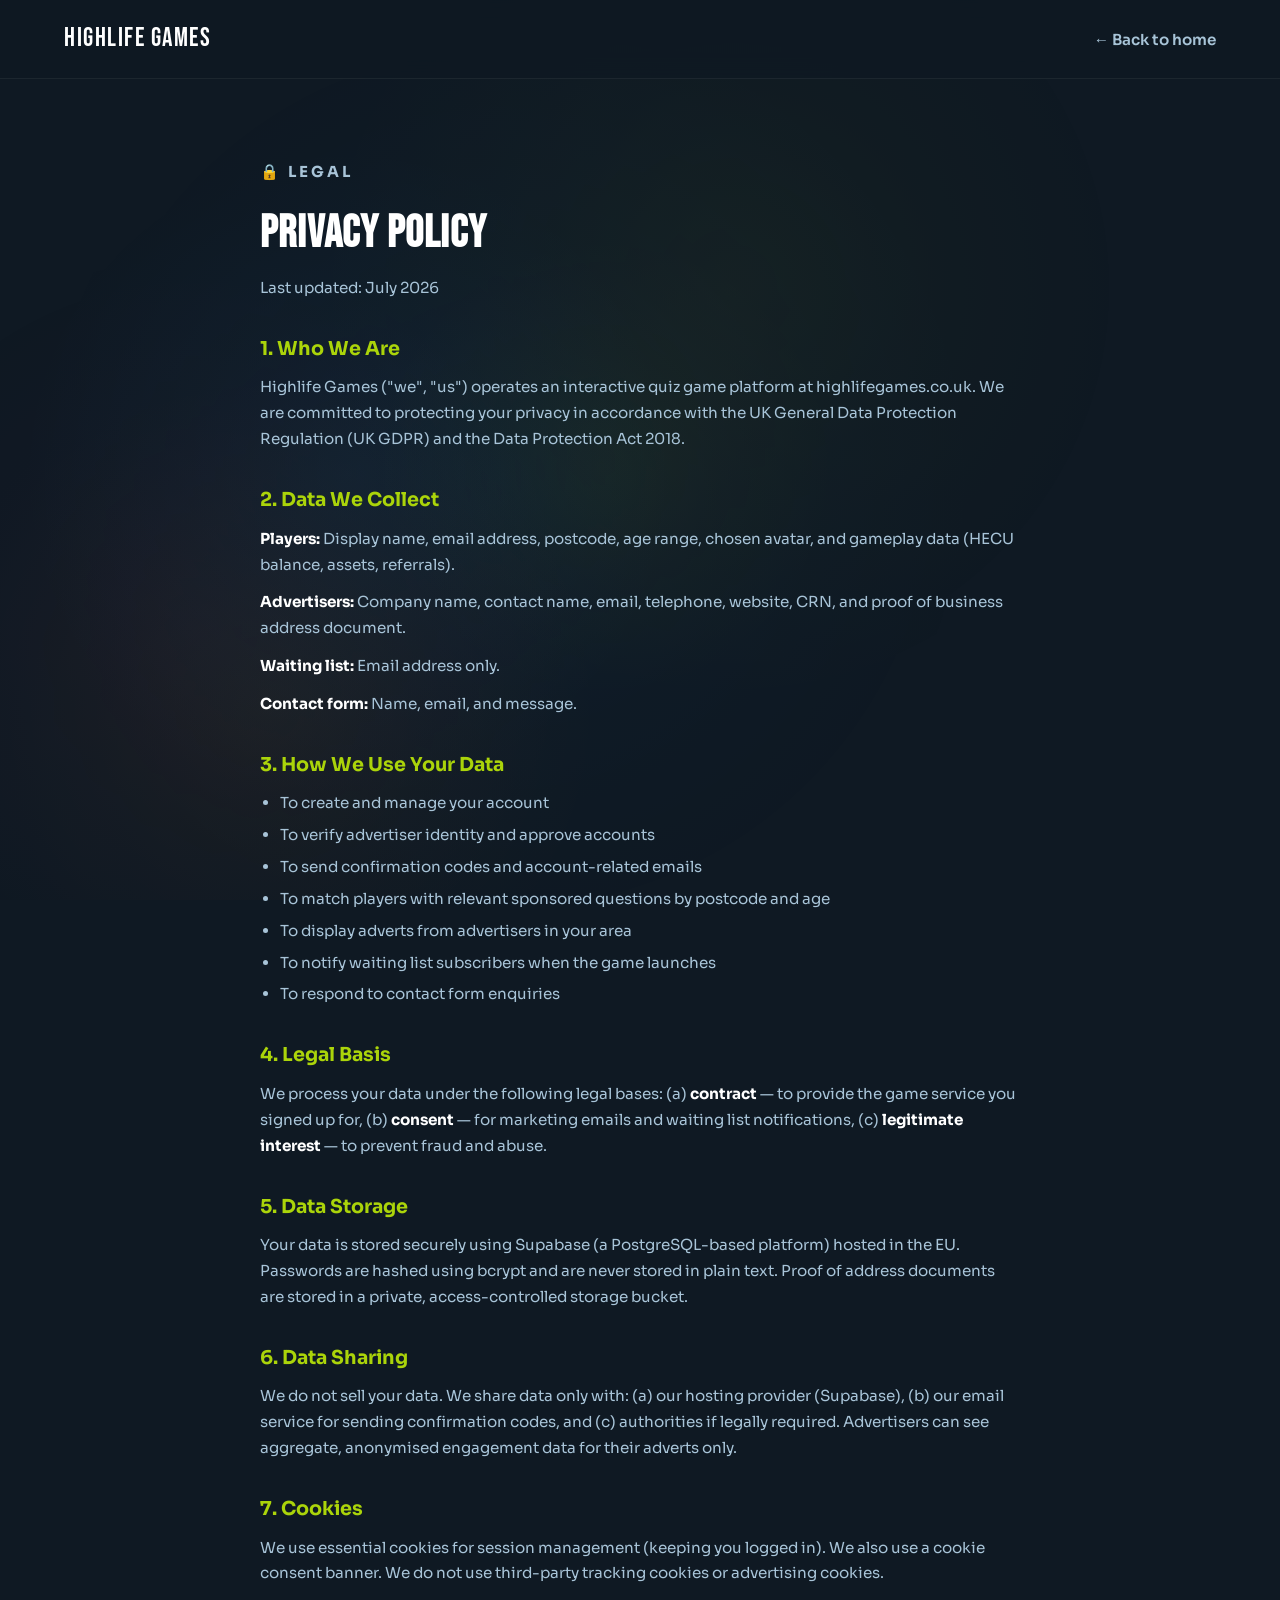
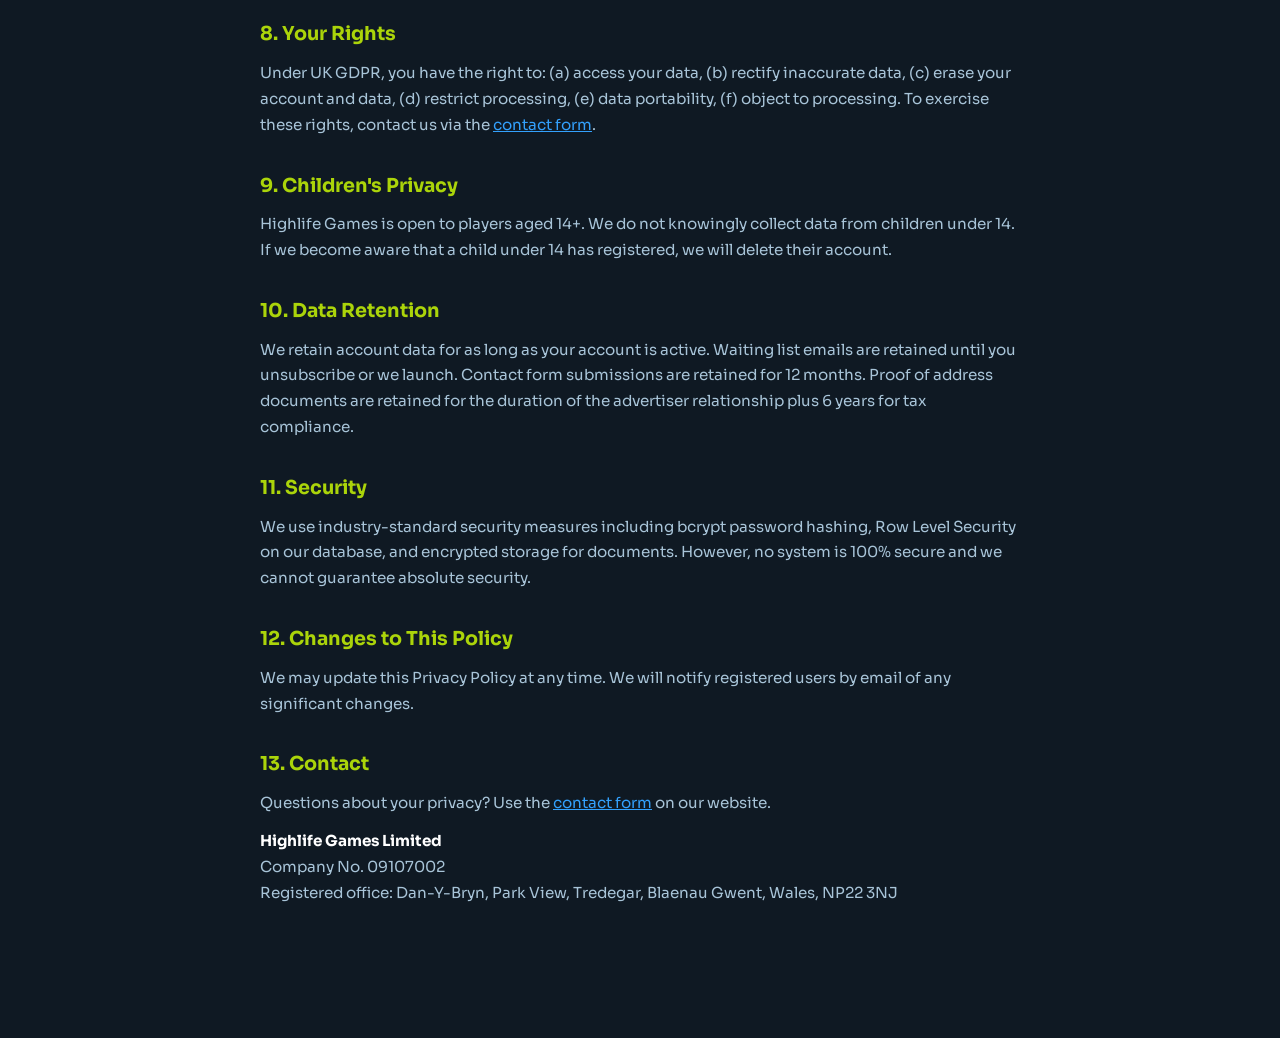
<file: privacy.html>
<!doctype html>
<html lang="en">
  <head>
    <meta charset="UTF-8" />
    <meta name="viewport" content="width=device-width, initial-scale=1.0" />
    <meta name="theme-color" content="#0f1923" />
    <meta name="description" content="Privacy Policy — Highlife Games" />
    <title>Privacy Policy — Highlife Games</title>
    <link rel="icon" type="image/png" href="assets/hl_logo.png" />
    <link rel="preconnect" href="https://fonts.googleapis.com" />
    <link rel="preconnect" href="https://fonts.gstatic.com" crossorigin />
    <link href="https://fonts.googleapis.com/css2?family=Bebas+Neue&family=Sora:wght@400;500;600;700;800&display=swap" rel="stylesheet" />
    <link rel="stylesheet" href="styles.css?v=4" />
  </head>
  <body>
    <canvas id="bg-canvas"></canvas>
    <main class="legal-page">
      <header class="site-nav">
        <a class="header-title" href="index.html">Highlife Games</a>
        <nav class="site-menu" aria-label="Primary navigation">
          <a href="index.html">← Back to home</a>
        </nav>
      </header>

      <section class="legal-section">
        <div class="legal-inner">
          <p class="eyebrow">🔒 Legal</p>
          <h1>Privacy Policy</h1>
          <p class="legal-updated">Last updated: July 2026</p>

          <h2>1. Who We Are</h2>
          <p>Highlife Games ("we", "us") operates an interactive quiz game platform at highlifegames.co.uk. We are committed to protecting your privacy in accordance with the UK General Data Protection Regulation (UK GDPR) and the Data Protection Act 2018.</p>

          <h2>2. Data We Collect</h2>
          <p><b>Players:</b> Display name, email address, postcode, age range, chosen avatar, and gameplay data (HECU balance, assets, referrals).</p>
          <p><b>Advertisers:</b> Company name, contact name, email, telephone, website, CRN, and proof of business address document.</p>
          <p><b>Waiting list:</b> Email address only.</p>
          <p><b>Contact form:</b> Name, email, and message.</p>

          <h2>3. How We Use Your Data</h2>
          <ul>
            <li>To create and manage your account</li>
            <li>To verify advertiser identity and approve accounts</li>
            <li>To send confirmation codes and account-related emails</li>
            <li>To match players with relevant sponsored questions by postcode and age</li>
            <li>To display adverts from advertisers in your area</li>
            <li>To notify waiting list subscribers when the game launches</li>
            <li>To respond to contact form enquiries</li>
          </ul>

          <h2>4. Legal Basis</h2>
          <p>We process your data under the following legal bases: (a) <b>contract</b> — to provide the game service you signed up for, (b) <b>consent</b> — for marketing emails and waiting list notifications, (c) <b>legitimate interest</b> — to prevent fraud and abuse.</p>

          <h2>5. Data Storage</h2>
          <p>Your data is stored securely using Supabase (a PostgreSQL-based platform) hosted in the EU. Passwords are hashed using bcrypt and are never stored in plain text. Proof of address documents are stored in a private, access-controlled storage bucket.</p>

          <h2>6. Data Sharing</h2>
          <p>We do not sell your data. We share data only with: (a) our hosting provider (Supabase), (b) our email service for sending confirmation codes, and (c) authorities if legally required. Advertisers can see aggregate, anonymised engagement data for their adverts only.</p>

          <h2>7. Cookies</h2>
          <p>We use essential cookies for session management (keeping you logged in). We also use a cookie consent banner. We do not use third-party tracking cookies or advertising cookies.</p>

          <h2>8. Your Rights</h2>
          <p>Under UK GDPR, you have the right to: (a) access your data, (b) rectify inaccurate data, (c) erase your account and data, (d) restrict processing, (e) data portability, (f) object to processing. To exercise these rights, contact us via the <a href="index.html#contact">contact form</a>.</p>

          <h2>9. Children's Privacy</h2>
          <p>Highlife Games is open to players aged 14+. We do not knowingly collect data from children under 14. If we become aware that a child under 14 has registered, we will delete their account.</p>

          <h2>10. Data Retention</h2>
          <p>We retain account data for as long as your account is active. Waiting list emails are retained until you unsubscribe or we launch. Contact form submissions are retained for 12 months. Proof of address documents are retained for the duration of the advertiser relationship plus 6 years for tax compliance.</p>

          <h2>11. Security</h2>
          <p>We use industry-standard security measures including bcrypt password hashing, Row Level Security on our database, and encrypted storage for documents. However, no system is 100% secure and we cannot guarantee absolute security.</p>

          <h2>12. Changes to This Policy</h2>
          <p>We may update this Privacy Policy at any time. We will notify registered users by email of any significant changes.</p>

          <h2>13. Contact</h2>
          <p>Questions about your privacy? Use the <a href="index.html#contact">contact form</a> on our website.</p>
          <p><b>Highlife Games Limited</b><br />Company No. 09107002<br />Registered office: Dan-Y-Bryn, Park View, Tredegar, Blaenau Gwent, Wales, NP22 3NJ</p>
        </div>
      </section>
    </main>
    <script src="bg-effect.js"></script>
  </body>
</html>
</file>
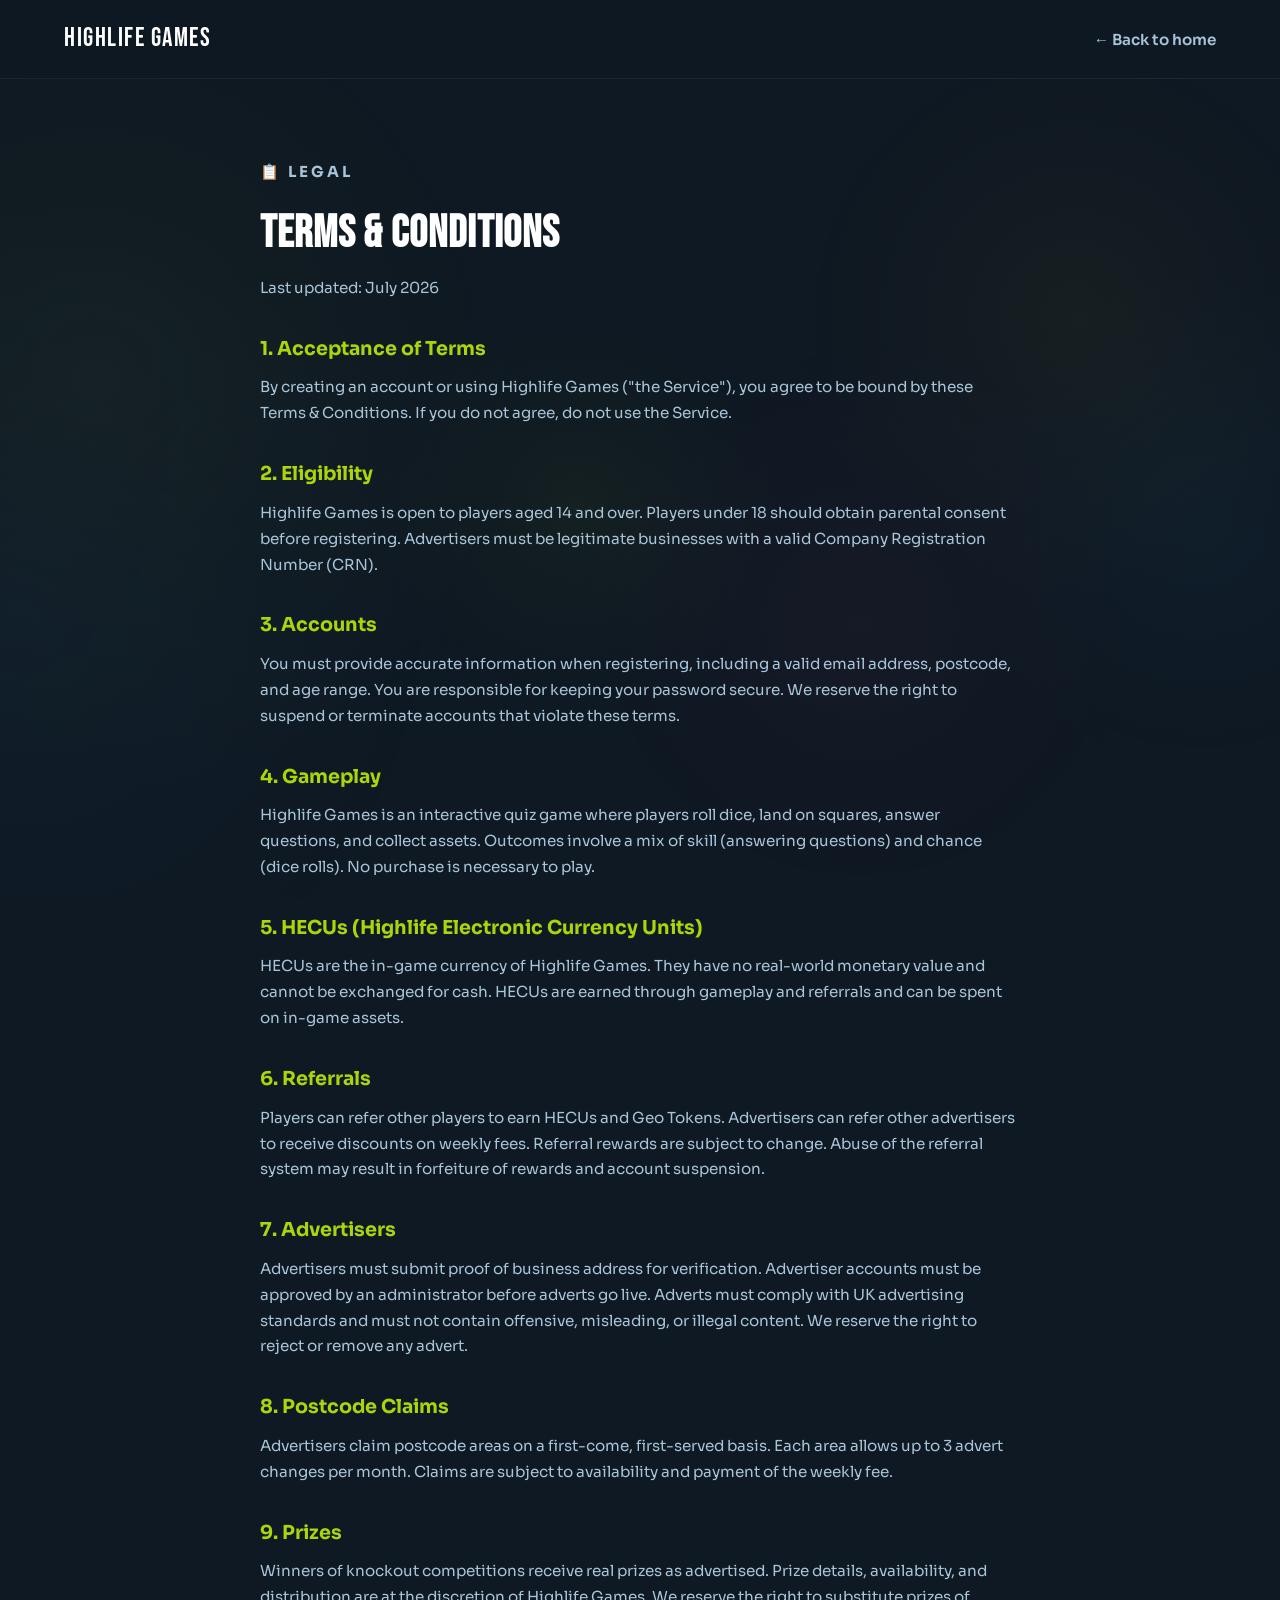
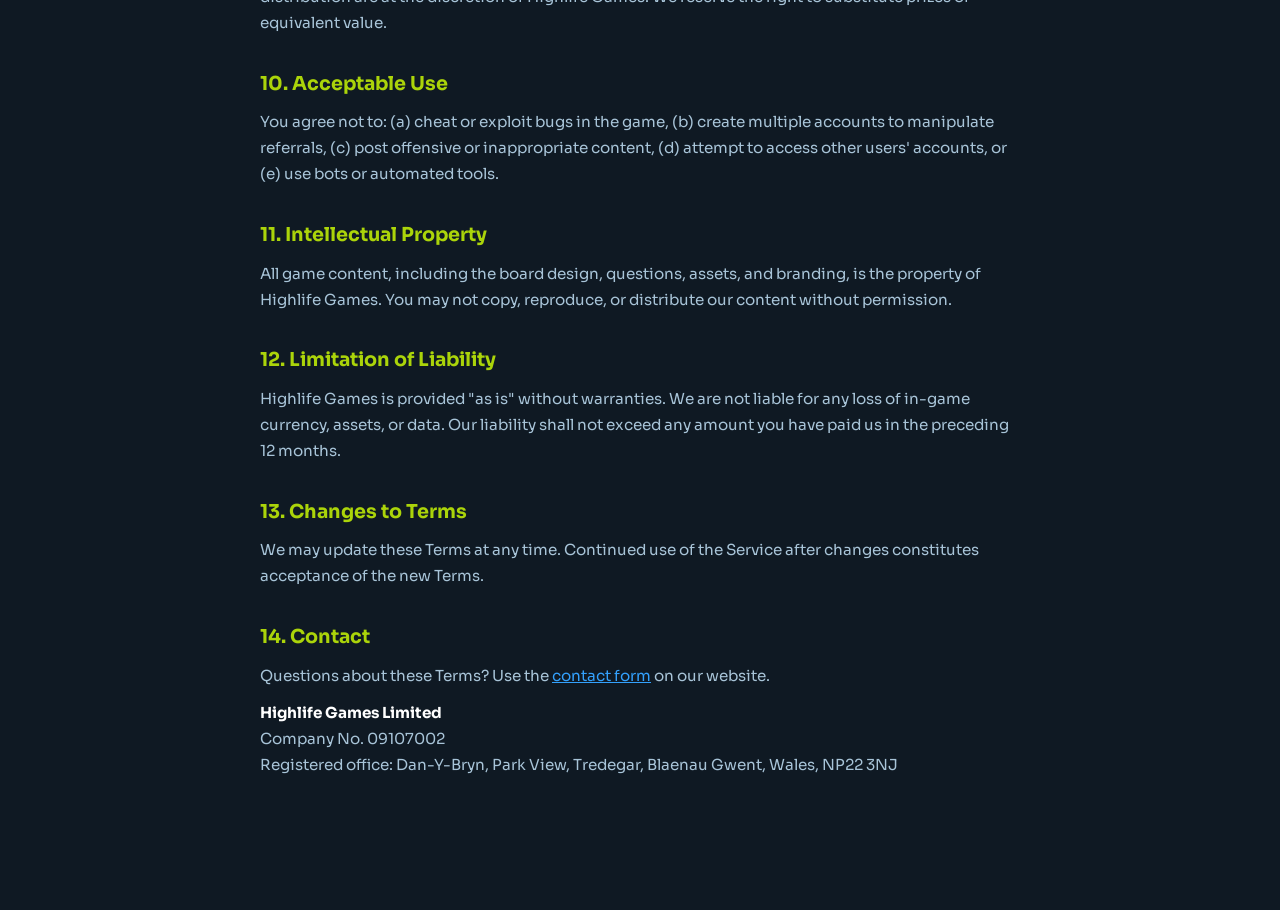
<file: terms.html>
<!doctype html>
<html lang="en">
  <head>
    <meta charset="UTF-8" />
    <meta name="viewport" content="width=device-width, initial-scale=1.0" />
    <meta name="theme-color" content="#0f1923" />
    <meta name="description" content="Terms & Conditions — Highlife Games" />
    <title>Terms & Conditions — Highlife Games</title>
    <link rel="icon" type="image/png" href="assets/hl_logo.png" />
    <link rel="preconnect" href="https://fonts.googleapis.com" />
    <link rel="preconnect" href="https://fonts.gstatic.com" crossorigin />
    <link href="https://fonts.googleapis.com/css2?family=Bebas+Neue&family=Sora:wght@400;500;600;700;800&display=swap" rel="stylesheet" />
    <link rel="stylesheet" href="styles.css?v=4" />
  </head>
  <body>
    <canvas id="bg-canvas"></canvas>
    <main class="legal-page">
      <header class="site-nav">
        <a class="header-title" href="index.html">Highlife Games</a>
        <nav class="site-menu" aria-label="Primary navigation">
          <a href="index.html">← Back to home</a>
        </nav>
      </header>

      <section class="legal-section">
        <div class="legal-inner">
          <p class="eyebrow">📋 Legal</p>
          <h1>Terms &amp; Conditions</h1>
          <p class="legal-updated">Last updated: July 2026</p>

          <h2>1. Acceptance of Terms</h2>
          <p>By creating an account or using Highlife Games ("the Service"), you agree to be bound by these Terms &amp; Conditions. If you do not agree, do not use the Service.</p>

          <h2>2. Eligibility</h2>
          <p>Highlife Games is open to players aged 14 and over. Players under 18 should obtain parental consent before registering. Advertisers must be legitimate businesses with a valid Company Registration Number (CRN).</p>

          <h2>3. Accounts</h2>
          <p>You must provide accurate information when registering, including a valid email address, postcode, and age range. You are responsible for keeping your password secure. We reserve the right to suspend or terminate accounts that violate these terms.</p>

          <h2>4. Gameplay</h2>
          <p>Highlife Games is an interactive quiz game where players roll dice, land on squares, answer questions, and collect assets. Outcomes involve a mix of skill (answering questions) and chance (dice rolls). No purchase is necessary to play.</p>

          <h2>5. HECUs (Highlife Electronic Currency Units)</h2>
          <p>HECUs are the in-game currency of Highlife Games. They have no real-world monetary value and cannot be exchanged for cash. HECUs are earned through gameplay and referrals and can be spent on in-game assets.</p>

          <h2>6. Referrals</h2>
          <p>Players can refer other players to earn HECUs and Geo Tokens. Advertisers can refer other advertisers to receive discounts on weekly fees. Referral rewards are subject to change. Abuse of the referral system may result in forfeiture of rewards and account suspension.</p>

          <h2>7. Advertisers</h2>
          <p>Advertisers must submit proof of business address for verification. Advertiser accounts must be approved by an administrator before adverts go live. Adverts must comply with UK advertising standards and must not contain offensive, misleading, or illegal content. We reserve the right to reject or remove any advert.</p>

          <h2>8. Postcode Claims</h2>
          <p>Advertisers claim postcode areas on a first-come, first-served basis. Each area allows up to 3 advert changes per month. Claims are subject to availability and payment of the weekly fee.</p>

          <h2>9. Prizes</h2>
          <p>Winners of knockout competitions receive real prizes as advertised. Prize details, availability, and distribution are at the discretion of Highlife Games. We reserve the right to substitute prizes of equivalent value.</p>

          <h2>10. Acceptable Use</h2>
          <p>You agree not to: (a) cheat or exploit bugs in the game, (b) create multiple accounts to manipulate referrals, (c) post offensive or inappropriate content, (d) attempt to access other users' accounts, or (e) use bots or automated tools.</p>

          <h2>11. Intellectual Property</h2>
          <p>All game content, including the board design, questions, assets, and branding, is the property of Highlife Games. You may not copy, reproduce, or distribute our content without permission.</p>

          <h2>12. Limitation of Liability</h2>
          <p>Highlife Games is provided "as is" without warranties. We are not liable for any loss of in-game currency, assets, or data. Our liability shall not exceed any amount you have paid us in the preceding 12 months.</p>

          <h2>13. Changes to Terms</h2>
          <p>We may update these Terms at any time. Continued use of the Service after changes constitutes acceptance of the new Terms.</p>

          <h2>14. Contact</h2>
          <p>Questions about these Terms? Use the <a href="index.html#contact">contact form</a> on our website.</p>
          <p><b>Highlife Games Limited</b><br />Company No. 09107002<br />Registered office: Dan-Y-Bryn, Park View, Tredegar, Blaenau Gwent, Wales, NP22 3NJ</p>
        </div>
      </section>
    </main>
    <script src="bg-effect.js"></script>
  </body>
</html>
</file>
<file: styles.css>
:root {
  --blue-bell: #33a1fd;
  --yellow-green: #abd40a;
  --orange: #fcab10;
  --hot-berry: #d02f7c;
  --white: #fff;
  --dark: #0f1923;
  --dark-2: #16242f;
  --dark-3: #1e3344;
  --muted: #a8c4d8;
}

* { box-sizing: border-box; }
html { scroll-behavior: smooth; }
body { background: var(--dark); color: var(--white); font-family: "Sora", sans-serif; font-size: 17px; font-weight: 400; line-height: 1.65; margin: 0; -webkit-font-smoothing: antialiased; }
a { color: inherit; text-decoration: none; }

.site-nav { align-items: center; background: rgba(15,25,35,.85); backdrop-filter: blur(12px); -webkit-backdrop-filter: blur(12px); display: flex; justify-content: space-between; padding: 18px clamp(20px, 5vw, 64px); position: sticky; top: 0; z-index: 100; border-bottom: 1px solid rgba(255,255,255,.06); transition: background .3s, border-color .3s, padding .3s; }
.site-nav.scrolled { background: rgba(15,25,35,.95); border-bottom-color: rgba(255,255,255,.1); padding-top: 12px; padding-bottom: 12px; }
.header-title { color: var(--white); font-family: "Bebas Neue", sans-serif; font-size: 1.6rem; letter-spacing: .06em; text-transform: uppercase; transition: color .2s; }
.header-title:hover { color: var(--yellow-green); }
.menu-toggle { display: none; }
.site-menu { align-items: center; display: flex; gap: 32px; }
.site-menu a { color: var(--muted); font-size: .95rem; font-weight: 600; transition: color .2s; }
.site-menu a:hover { color: var(--white); }
.nav-signup { background: var(--yellow-green); border: 0; border-radius: 99px; color: var(--dark); cursor: pointer; font-family: "Sora", sans-serif; font-size: .9rem; font-weight: 700; padding: 10px 22px; transition: all .2s; }
.nav-signup:hover { background: var(--orange); color: var(--white); transform: translateY(-1px); box-shadow: 0 4px 16px rgba(252,171,16,.4); }
.nav-login { background: transparent; border: 1px solid rgba(255,255,255,.15); border-radius: 99px; color: var(--white); cursor: pointer; font-family: "Sora", sans-serif; font-size: .9rem; font-weight: 600; padding: 10px 20px; transition: all .2s; }
.nav-login:hover { border-color: var(--white); background: rgba(255,255,255,.05); }
.nav-login:disabled { cursor: default; opacity: .8; }
.nav-login:disabled:hover { border-color: rgba(255,255,255,.15); background: transparent; }

.hero { background: var(--dark); background-size: cover; background-position: center; background-repeat: no-repeat; background-attachment: scroll; padding: 20px clamp(20px, 5vw, 64px) 60px; text-align: center; position: relative; overflow: hidden; display: flex; align-items: flex-start; justify-content: center; }
.hero::before { background: linear-gradient(180deg, rgba(15,25,35,.7) 0%, rgba(15,25,35,.85) 60%, rgba(15,25,35,.95) 100%); content: ""; inset: 0; position: absolute; z-index: 0; }
.hero-content { position: relative; z-index: 1; margin: 0 auto; max-width: 1400px; }
.eyebrow { color: var(--yellow-green); font-size: .85rem; font-weight: 700; letter-spacing: .2em; margin: 0 0 12px; text-transform: uppercase; }
.brand-lockup { margin: 0 0 24px; }
.hero-logo { display: block; height: auto; margin: 0 auto; max-width: 1300px; width: 100%; filter: drop-shadow(0 8px 32px rgba(0,0,0,.5)); opacity: 0; transform: scale(.92); animation: logoBlurIn 1.1s cubic-bezier(.16,1,.3,1) .2s forwards; transition: filter .4s ease; }
.hero-logo.logo-scrolled { filter: drop-shadow(0 8px 32px rgba(51,161,253,.6)) hue-rotate(180deg) saturate(1.3); }
@keyframes logoBlurIn { 0% { opacity: 0; transform: scale(.92); filter: drop-shadow(0 8px 32px rgba(0,0,0,.5)) blur(24px); } 100% { opacity: 1; transform: scale(1); filter: drop-shadow(0 8px 32px rgba(0,0,0,.5)) blur(0); } }
.hero-copy { color: var(--white); font-size: 1.6rem; font-weight: 600; line-height: 1.35; margin: 0 0 12px; opacity: 0; transform: translateY(20px); animation: heroFadeUp .7s cubic-bezier(.16,1,.3,1) .9s forwards; }
.hero-tag { color: var(--muted); font-size: .9rem; font-weight: 600; letter-spacing: .15em; margin: 0 0 40px; text-transform: uppercase; opacity: 0; transform: translateY(20px); animation: heroFadeUp .7s cubic-bezier(.16,1,.3,1) 1.1s forwards; }
.hero-cta-row { display: flex; flex-wrap: wrap; gap: 16px; justify-content: center; margin-bottom: 16px; opacity: 0; transform: translateY(20px); animation: heroFadeUp .7s cubic-bezier(.16,1,.3,1) 1.3s forwards; }
@keyframes heroFadeUp { to { opacity: 1; transform: translateY(0); } }
@media (prefers-reduced-motion: reduce) {
  .hero-logo, .hero-copy, .hero-tag, .hero-cta-row, .hero-stats, .hero-stat { opacity: 1; transform: none; animation: none; filter: drop-shadow(0 8px 32px rgba(0,0,0,.5)); }
}
.cta-secondary { background: transparent; border: 2px solid rgba(255,255,255,.2); }
.cta-secondary:hover { background: var(--white); color: var(--dark); border-color: var(--white); box-shadow: 0 8px 24px rgba(255,255,255,.15); }
.hero-stats { display: flex; flex-wrap: wrap; gap: 20px; justify-content: center; margin-top: 56px; opacity: 0; transform: translateY(24px); animation: heroFadeUp .7s cubic-bezier(.16,1,.3,1) 1.5s forwards; }
.hero-stat { background: rgba(255,255,255,.05); border: 1px solid rgba(255,255,255,.08); border-radius: 16px; min-width: 120px; padding: 20px 16px; text-align: center; backdrop-filter: blur(8px); -webkit-backdrop-filter: blur(8px); transition: all .25s; opacity: 0; transform: translateY(16px); animation: heroFadeUp .5s cubic-bezier(.16,1,.3,1) forwards; }
.hero-stat:nth-child(1) { animation-delay: 1.6s; }
.hero-stat:nth-child(2) { animation-delay: 1.72s; }
.hero-stat:nth-child(3) { animation-delay: 1.84s; }
.hero-stat:nth-child(4) { animation-delay: 1.96s; }
.hero-stat:hover { border-color: var(--yellow-green); transform: translateY(-4px); }
.stat-icon { display: block; font-size: 1.8rem; margin-bottom: 8px; }
.hero-stat b { color: var(--yellow-green); display: block; font-family: "Bebas Neue", sans-serif; font-size: 2rem; line-height: 1; }
.hero-stat span { color: var(--muted); font-size: .75rem; font-weight: 600; text-transform: uppercase; letter-spacing: .05em; }
.cta, .launch-button, .section-cta { background: var(--hot-berry); border: 0; border-radius: 99px; color: var(--white); cursor: pointer; display: inline-block; font-family: "Sora", sans-serif; font-size: 1.05rem; font-weight: 700; padding: 16px 32px; transition: all .25s; }
.cta:hover, .launch-button:hover, .section-cta:hover { background: var(--orange); transform: translateY(-2px); box-shadow: 0 8px 24px rgba(252,171,16,.35); }

section { padding: 120px clamp(20px, 5vw, 64px); }
.section-inner { margin: 0 auto; max-width: 960px; }
.section-inner h2 { color: var(--white); font-family: "Bebas Neue", sans-serif; font-size: clamp(2.2rem, 5vw, 3.4rem); letter-spacing: .02em; line-height: 1; margin: 0 0 24px; text-transform: uppercase; }
.section-copy { color: var(--muted); font-size: 1.1rem; line-height: 1.65; margin: 0 0 48px; max-width: 680px; }

.launch { background: var(--dark-2); text-align: center; }
.launch .eyebrow { color: var(--orange); }
.launch-intro { margin: 0 auto 32px; max-width: 800px; }
.launch h2 { color: var(--white); font-family: "Bebas Neue", sans-serif; font-size: clamp(3rem, 7vw, 5rem); letter-spacing: .02em; line-height: .9; margin: 0; text-transform: uppercase; }
.launch-copy { color: var(--muted); font-size: 1.3rem; font-weight: 400; line-height: 1.6; margin: 0 auto 48px; max-width: 640px; }
.highlights { display: flex; flex-wrap: wrap; gap: 16px; justify-content: center; margin-bottom: 48px; }
.highlight { align-items: center; background: rgba(255,255,255,.04); border: 1px solid rgba(255,255,255,.08); border-radius: 99px; display: flex; font-size: 1rem; font-weight: 600; gap: 10px; padding: 12px 22px; color: var(--white); transition: all .25s; }
.highlight:hover { border-color: var(--yellow-green); background: rgba(171,212,10,.08); }
.highlight-icon { font-size: 1.4rem; }
.launch-button { font-size: 1.15rem; padding: 18px 40px; }

.how-to-play { background: var(--dark); }
.how-to-play .eyebrow { color: var(--blue-bell); }
.steps-grid { display: grid; gap: 24px; grid-template-columns: repeat(auto-fit, minmax(240px, 1fr)); margin-top: 40px; }
.step-card { background: var(--dark-2); border: 1px solid rgba(255,255,255,.06); border-radius: 20px; padding: 40px 28px; text-align: center; transition: all .3s; }
.step-card:hover { border-color: var(--blue-bell); transform: translateY(-6px); box-shadow: 0 16px 40px rgba(51,161,253,.12); }
.step-icon { display: block; font-size: 2.8rem; margin-bottom: 16px; }
.step-card h3 { color: var(--white); font-size: 1.2rem; font-weight: 700; margin: 0 0 10px; }
.step-card p { color: var(--muted); font-size: .95rem; line-height: 1.55; margin: 0; }

.advertisers { background: var(--dark-2); }
.advertisers .eyebrow { color: var(--hot-berry); }
.feature-grid { display: grid; gap: 24px; grid-template-columns: repeat(auto-fit, minmax(240px, 1fr)); margin-top: 40px; margin-bottom: 48px; }
.feature-card { background: var(--dark-3); border: 1px solid rgba(255,255,255,.06); border-radius: 20px; padding: 40px 28px; text-align: center; transition: all .3s; }
.feature-card:hover { border-color: var(--hot-berry); transform: translateY(-6px); box-shadow: 0 16px 40px rgba(208,47,124,.12); }
.feature-icon { display: block; font-size: 2.6rem; margin-bottom: 16px; }
.feature-card h3 { color: var(--white); font-size: 1.2rem; font-weight: 700; margin: 0 0 10px; }
.feature-card p { color: var(--muted); font-size: .95rem; line-height: 1.55; margin: 0; }

.faqs { background: var(--dark); }
.faqs .eyebrow { color: var(--yellow-green); }
.faq-list { display: flex; flex-direction: column; gap: 14px; max-width: 760px; }
.faq-item { background: var(--dark-2); border: 1px solid rgba(255,255,255,.06); border-radius: 14px; overflow: hidden; transition: border-color .25s; }
.faq-item:hover { border-color: rgba(255,255,255,.12); }
.faq-item[open] { border-color: var(--yellow-green); }
.faq-item summary { align-items: center; color: var(--white); cursor: pointer; display: flex; font-size: 1.05rem; font-weight: 600; gap: 12px; list-style: none; padding: 22px 24px; }
.faq-item summary::-webkit-details-marker { display: none; }
.faq-item summary::after { color: var(--yellow-green); content: "+"; margin-left: auto; font-size: 1.5rem; font-weight: 300; transition: transform .25s; }
.faq-item[open] summary::after { content: "−"; transform: rotate(180deg); }
.faq-item p { color: var(--muted); font-size: .98rem; line-height: 1.65; margin: 0; padding: 0 24px 0 52px; overflow: hidden; }
.faq-item[open] p { padding-bottom: 22px; animation: faqSlide .3s ease; }
@keyframes faqSlide { from { opacity: 0; max-height: 0; } to { opacity: 1; max-height: 200px; } }

.modal-overlay { align-items: center; background: rgba(0,0,0,.7); backdrop-filter: blur(4px); -webkit-backdrop-filter: blur(4px); display: none; inset: 0; justify-content: center; padding: 20px; position: fixed; z-index: 10000; }
.modal-overlay.is-open { display: flex; }
.modal { animation: modalPop .35s cubic-bezier(.16,1,.3,1); background: var(--dark-2); border: 1px solid rgba(255,255,255,.08); border-radius: 24px; box-shadow: 0 24px 80px rgba(0,0,0,.5); max-height: 90vh; max-width: 520px; overflow-y: auto; position: relative; width: 100%; }
@keyframes modalPop { from { opacity: 0; transform: scale(.92) translateY(24px); } to { opacity: 1; transform: scale(1) translateY(0); } }
.modal-close { background: rgba(255,255,255,.06); border: 0; border-radius: 50%; color: var(--white); cursor: pointer; font-size: 1rem; height: 36px; line-height: 1; position: absolute; right: 16px; top: 16px; width: 36px; z-index: 1; transition: all .2s; }
.modal-close:hover { background: var(--hot-berry); }
.modal-body { padding: 44px 36px 36px; text-align: center; }
.modal-body .eyebrow { color: var(--yellow-green); }
.modal-body h2 { color: var(--white); font-family: "Bebas Neue", sans-serif; font-size: 2.2rem; letter-spacing: .02em; line-height: 1; margin: 0 0 12px; text-transform: uppercase; }
.modal-subtitle { color: var(--muted); font-size: 1rem; font-weight: 400; line-height: 1.5; margin: 0 0 28px; }
.signup-form { display: flex; flex-direction: column; gap: 16px; text-align: left; }
.account-type-row { display: flex; gap: 10px; }
.account-type-option { cursor: pointer; flex: 1; }
.account-type-option input { display: none; }
.account-type-card { align-items: center; background: var(--dark-3); border: 1px solid rgba(255,255,255,.08); border-radius: 12px; display: flex; flex-direction: column; gap: 4px; padding: 16px 10px; text-align: center; transition: all .2s; }
.account-type-option input:checked + .account-type-card { border-color: var(--yellow-green); background: rgba(171,212,10,.08); }
.account-type-option:hover .account-type-card { border-color: rgba(255,255,255,.15); }
.account-type-icon { font-size: 1.8rem; }
.account-type-label { color: var(--white); font-size: .9rem; font-weight: 700; }
.account-type-desc { color: var(--muted); font-size: .75rem; line-height: 1.3; }
.signup-form .form-row { display: flex; gap: 16px; }
.signup-form .form-row input, .signup-form .form-row select { flex: 1; }
.signup-form input, .signup-form select { background: var(--dark-3); border: 1px solid rgba(255,255,255,.08); border-radius: 10px; color: var(--white); font-family: "Sora", sans-serif; font-size: .95rem; padding: 14px 16px; transition: border-color .2s; }
.signup-form input::placeholder { color: var(--muted); }
.signup-form input:focus, .signup-form select:focus { border-color: var(--yellow-green); outline: none; }
.file-upload-label { align-items: center; background: var(--dark-3); border: 1px dashed rgba(255,255,255,.12); border-radius: 10px; cursor: pointer; display: flex; flex: 1; flex-direction: column; gap: 8px; padding: 18px 16px; transition: border-color .2s; }
.file-upload-label:hover { border-color: var(--yellow-green); }
.file-upload-label span { color: var(--muted); font-size: .85rem; font-weight: 600; }
.file-upload-label input[type="file"] { background: transparent; border: 0; color: var(--white); font-size: .85rem; padding: 0; }
.file-upload-label input[type="file"]::file-selector-button { background: var(--yellow-green); border: 0; border-radius: 6px; color: var(--dark); cursor: pointer; font-family: "Sora", sans-serif; font-size: .8rem; font-weight: 700; margin-right: 10px; padding: 8px 16px; }
.signup-form select { cursor: pointer; appearance: none; -webkit-appearance: none; background-image: url("data:image/svg+xml,%3Csvg xmlns='http://www.w3.org/2000/svg' width='12' height='8' viewBox='0 0 12 8'%3E%3Cpath fill='%238ba3b8' d='M6 8L0 0h12z'/%3E%3C/svg%3E"); background-repeat: no-repeat; background-position: right 16px center; padding-right: 38px; }
.form-check { align-items: center; color: var(--muted); display: flex; font-size: .9rem; font-weight: 400; gap: 10px; }
.form-check input { height: 18px; min-width: 18px; width: 18px; }
.form-message { font-size: .95rem; font-weight: 600; margin: 4px 0 0; min-height: 1.2em; text-align: center; }
.form-message.success { color: var(--yellow-green); }
.form-message.error { color: var(--hot-berry); }
.signup-form .section-cta { align-self: center; background: var(--yellow-green); color: var(--dark); font-size: 1.05rem; padding: 16px 36px; }
.signup-form .section-cta:hover { background: var(--orange); color: var(--white); }

.verify-step { text-align: center; }
.verify-icon { font-size: 2.5rem; margin: 0 0 12px; }
.verify-step h3 { color: var(--white); font-family: "Bebas Neue", sans-serif; font-size: 1.6rem; letter-spacing: .02em; margin: 0 0 8px; text-transform: uppercase; }
.verify-text { color: var(--muted); font-size: .9rem; line-height: 1.5; margin: 0 0 24px; }
.verify-text b { color: var(--white); }
.code-input { background: var(--dark-3); border: 1px solid rgba(255,255,255,.08); border-radius: 10px; color: var(--yellow-green); font-family: "Bebas Neue", sans-serif; font-size: 2rem; letter-spacing: .5em; margin: 0 auto 20px; max-width: 200px; padding: 16px 20px; text-align: center; transition: border-color .2s; }
.code-input:focus { border-color: var(--yellow-green); outline: none; }
.code-input::placeholder { color: rgba(139,163,184,.3); }
.verify-step .section-cta { margin: 0 auto 12px; }
.resend-link { background: none; border: none; color: var(--muted); cursor: pointer; font-family: "Sora", sans-serif; font-size: .85rem; margin-top: 8px; text-decoration: underline; transition: color .2s; }
.resend-link:hover { color: var(--white); }
.resend-link:disabled { opacity: .5; cursor: default; }
.modal-switch { color: var(--muted); font-size: .9rem; margin: 20px 0 0; }
.switch-link { background: none; border: none; color: var(--yellow-green); cursor: pointer; font-family: "Sora", sans-serif; font-size: .9rem; font-weight: 600; text-decoration: underline; transition: color .2s; }
.switch-link:hover { color: var(--white); }
.forgot-link { background: none; border: none; color: var(--muted); cursor: pointer; font-family: "Sora", sans-serif; font-size: .85rem; margin-top: 12px; text-decoration: underline; transition: color .2s; }
.forgot-link:hover { color: var(--white); }
.forgot-step { margin-top: 20px; text-align: center; }
.forgot-step .verify-icon { font-size: 2.5rem; margin: 0 0 8px; }
.forgot-step h3 { color: var(--white); font-size: 1.3rem; margin: 0 0 8px; }
.forgot-step .verify-text { color: var(--muted); font-size: .9rem; margin: 0 0 20px; }
.forgot-step form { display: flex; flex-direction: column; gap: 12px; }
.forgot-step input { background: var(--dark-3); border: 1px solid rgba(255,255,255,.08); border-radius: 10px; color: var(--white); font-family: "Sora", sans-serif; font-size: .95rem; padding: 14px 16px; transition: border-color .2s; }
.forgot-step input:focus { border-color: var(--yellow-green); outline: none; }

.contact { background: var(--dark-2); }
.contact .eyebrow { color: var(--blue-bell); }
.contact-form { display: flex; flex-direction: column; gap: 16px; max-width: 560px; }
.form-row { display: flex; gap: 16px; }
.form-row input { flex: 1; }
.contact-form input, .contact-form textarea { background: var(--dark-3); border: 1px solid rgba(255,255,255,.08); border-radius: 10px; color: var(--white); font-family: "Sora", sans-serif; font-size: .95rem; padding: 14px 16px; transition: border-color .2s; }
.contact-form input::placeholder, .contact-form textarea::placeholder { color: var(--muted); }
.contact-form input:focus, .contact-form textarea:focus { border-color: var(--blue-bell); outline: none; }
.contact-form .section-cta { align-self: flex-start; background: var(--blue-bell); color: var(--white); }
.contact-form .section-cta:hover { background: var(--yellow-green); color: var(--dark); }

.site-footer { background: var(--dark); border-top: 1px solid rgba(255,255,255,.06); color: var(--muted); padding: 36px clamp(20px, 5vw, 64px); text-align: center; }
.site-footer p { font-size: .9rem; margin: 0 0 8px; }
.site-footer p:last-child { margin-bottom: 0; }
.site-footer a { color: var(--yellow-green); transition: color .2s; }
.site-footer a:hover { color: var(--white); }

.cookie-banner { background: var(--dark-2); border: 1px solid rgba(255,255,255,.08); bottom: 20px; border-radius: 16px; box-shadow: 0 8px 32px rgba(0,0,0,.4); left: 50%; max-width: 680px; padding: 20px 24px; position: fixed; transform: translateX(-50%); width: calc(100% - 40px); z-index: 9999; }
.cookie-banner.is-hidden { display: none; }
.cookie-inner { align-items: center; display: flex; gap: 20px; justify-content: space-between; }
.cookie-inner p { color: var(--muted); font-size: .9rem; line-height: 1.5; margin: 0; }
.cookie-actions { display: flex; flex-shrink: 0; gap: 10px; }
.cookie-btn { border: 0; border-radius: 99px; cursor: pointer; font-family: "Sora", sans-serif; font-size: .85rem; font-weight: 700; padding: 10px 20px; white-space: nowrap; transition: all .2s; }
.cookie-accept { background: var(--yellow-green); color: var(--dark); }
.cookie-accept:hover { background: var(--orange); color: var(--white); }
.cookie-essential { background: transparent; border: 1px solid rgba(255,255,255,.15); color: var(--muted); }
.cookie-essential:hover { border-color: var(--white); color: var(--white); }

.dashboard { align-items: center; background: var(--dark); display: flex; justify-content: center; min-height: 100vh; padding: 40px 20px; text-align: center; }
.dashboard-card { animation: modalPop .4s cubic-bezier(.16,1,.3,1); background: var(--dark-2); border: 1px solid rgba(255,255,255,.08); border-radius: 24px; box-shadow: 0 24px 80px rgba(0,0,0,.4); max-width: 480px; padding: 56px 40px; width: 100%; }
.dashboard-logo { display: block; height: auto; margin: 0 auto 28px; max-width: 180px; width: 100%; filter: drop-shadow(0 4px 16px rgba(0,0,0,.4)); }
.dashboard-title { color: var(--white); font-family: "Bebas Neue", sans-serif; font-size: 3rem; letter-spacing: .04em; line-height: 1; margin: 0 0 20px; text-transform: uppercase; }
.dashboard-text { color: var(--muted); font-size: 1.05rem; line-height: 1.6; margin: 0 0 12px; }
.dashboard-text b { color: var(--yellow-green); }
.dashboard-sub { color: var(--muted); font-size: .95rem; line-height: 1.5; margin: 0 0 32px; }
.hecu-display { align-items: center; background: var(--dark-3); border: 1px solid rgba(171,212,10,.2); border-radius: 16px; display: flex; flex-direction: column; gap: 6px; margin: 0 0 28px; padding: 24px; }
.hecu-label { color: var(--muted); font-size: .8rem; font-weight: 600; letter-spacing: .15em; text-transform: uppercase; }
.hecu-amount { color: var(--yellow-green); font-family: "Bebas Neue", sans-serif; font-size: 2.8rem; letter-spacing: .04em; line-height: 1; }
.dashboard .cta { margin-bottom: 20px; }
.dashboard-link { color: var(--muted); font-size: .9rem; transition: color .2s; }
.dashboard-link:hover { color: var(--white); }

.lobby { max-width: 900px; margin: 0 auto; padding: 48px 20px 80px; }
.lobby-header { text-align: center; margin-bottom: 40px; }
.lobby-logo { display: block; height: auto; margin: 0 auto 20px; max-width: 140px; width: 100%; filter: drop-shadow(0 4px 16px rgba(0,0,0,.4)); }
.lobby-title { color: var(--white); font-family: "Bebas Neue", sans-serif; font-size: 2.8rem; letter-spacing: .04em; line-height: 1; margin: 0 0 12px; text-transform: uppercase; }
.lobby-subtitle { color: var(--muted); font-size: 1.05rem; line-height: 1.5; margin: 0 auto; max-width: 520px; }
.lobby-grid { display: grid; gap: 20px; grid-template-columns: 1fr 1fr; }
.lobby-card { background: var(--dark-2); border: 1px solid rgba(255,255,255,.08); border-radius: 20px; padding: 28px; }
.lobby-card-player { grid-column: 1; }
.lobby-card-info { grid-column: 2; }
.lobby-card-online { grid-column: 1 / -1; }
.lobby-card-header { align-items: center; display: flex; gap: 16px; margin-bottom: 24px; }
.lobby-avatar { font-size: 2.5rem; }
.lobby-card-header h2 { color: var(--white); font-family: "Sora", sans-serif; font-size: 1.3rem; font-weight: 700; margin: 0; }
.lobby-account-type { color: var(--yellow-green); font-size: .8rem; font-weight: 600; letter-spacing: .1em; text-transform: uppercase; }
.lobby-stats { display: flex; gap: 16px; }
.lobby-stat { background: var(--dark-3); border: 1px solid rgba(255,255,255,.06); border-radius: 12px; flex: 1; padding: 18px; text-align: center; }
.lobby-stat-label { color: var(--muted); display: block; font-size: .75rem; font-weight: 600; letter-spacing: .1em; margin-bottom: 8px; text-transform: uppercase; }
.lobby-stat-value { color: var(--white); font-family: "Bebas Neue", sans-serif; font-size: 1.8rem; letter-spacing: .04em; line-height: 1; }
.lobby-status-waiting { color: var(--orange); }
.lobby-card-info h3, .lobby-card-online h3, .lobby-card-referral h3 { color: var(--white); font-family: "Sora", sans-serif; font-size: 1.1rem; font-weight: 700; margin: 0 0 20px; }
.lobby-list { display: flex; flex-direction: column; gap: 14px; list-style: none; margin: 0; padding: 0; }
.lobby-list li { align-items: center; color: var(--muted); display: flex; font-size: .95rem; gap: 12px; line-height: 1.4; }
.lobby-list li span { font-size: 1.2rem; }
.lobby-online-count { align-items: center; color: var(--yellow-green); display: flex; font-size: 1.1rem; font-weight: 600; gap: 10px; margin-bottom: 20px; }
.lobby-pulse { background: var(--yellow-green); border-radius: 50%; display: inline-block; height: 10px; position: relative; width: 10px; }
.lobby-pulse::after { animation: pulse 2s ease-out infinite; background: var(--yellow-green); border-radius: 50%; content: ""; inset: 0; opacity: .6; position: absolute; }
@keyframes pulse { 0% { transform: scale(1); opacity: .6; } 100% { transform: scale(2.5); opacity: 0; } }
.lobby-players { display: flex; flex-wrap: wrap; gap: 10px; }
.lobby-player-chip { align-items: center; background: var(--dark-3); border: 1px solid rgba(255,255,255,.06); border-radius: 99px; color: var(--white); display: flex; font-size: .85rem; font-weight: 600; gap: 6px; padding: 8px 16px; }
.lobby-player-chip span { font-size: 1.1rem; }
.lobby-footer { text-align: center; margin-top: 40px; }
.lobby-footer .dashboard-link { color: var(--muted); font-size: .9rem; transition: color .2s; }
.lobby-footer .dashboard-link:hover { color: var(--white); }

.admin-panel { width: 100%; max-width: 100%; margin: 0; padding: 48px 32px 80px; box-sizing: border-box; }
.admin-header { text-align: center; margin-bottom: 40px; }
.admin-stats { display: grid; gap: 16px; grid-template-columns: repeat(4, 1fr); margin-bottom: 40px; }
.admin-stat-card { align-items: center; background: var(--dark-2); border: 1px solid rgba(255,255,255,.08); border-radius: 16px; display: flex; flex-direction: column; gap: 6px; padding: 28px 16px; }
.admin-stat-icon { font-size: 1.8rem; }
.admin-stat-value { color: var(--white); font-family: "Bebas Neue", sans-serif; font-size: 2.4rem; letter-spacing: .04em; line-height: 1; }
.admin-stat-label { color: var(--muted); font-size: .75rem; font-weight: 600; letter-spacing: .1em; text-transform: uppercase; }
.admin-coming-soon { background: var(--dark-2); border: 1px solid rgba(255,255,255,.08); border-radius: 16px; padding: 32px; text-align: center; }
.admin-coming-soon h3 { color: var(--white); font-family: "Sora", sans-serif; font-size: 1.1rem; font-weight: 700; margin: 0 0 8px; }
.admin-coming-soon p { color: var(--muted); font-size: .95rem; line-height: 1.5; margin: 0; }
.admin-search-bar { margin-bottom: 20px; }
.admin-search-bar input { background: var(--dark-3); border: 1px solid rgba(255,255,255,.08); border-radius: 10px; color: var(--white); font-family: "Sora", sans-serif; font-size: .95rem; padding: 14px 16px; width: 100%; box-sizing: border-box; transition: border-color .2s; }
.admin-search-bar input::placeholder { color: var(--muted); }
.admin-search-bar input:focus { border-color: var(--yellow-green); outline: none; }
.admin-table-wrap { background: var(--dark-2); border: 1px solid rgba(255,255,255,.08); border-radius: 16px; overflow-x: auto; }
.admin-table { border-collapse: collapse; width: 100%; }
.admin-table th { border-bottom: 1px solid rgba(255,255,255,.08); color: var(--muted); font-size: .75rem; font-weight: 600; letter-spacing: .1em; padding: 16px 20px; text-align: left; text-transform: uppercase; }
.admin-table td { border-bottom: 1px solid rgba(255,255,255,.04); color: var(--white); font-size: .9rem; padding: 14px 20px; }
.admin-table tr:last-child td { border-bottom: 0; }
.admin-table tr:hover td { background: rgba(255,255,255,.02); }
.admin-empty { color: var(--muted); text-align: center; padding: 40px 20px; }
.admin-badge { border-radius: 99px; font-size: .75rem; font-weight: 700; padding: 4px 12px; text-transform: uppercase; letter-spacing: .05em; }
.badge-player { background: rgba(171,212,10,.15); color: var(--yellow-green); }
.badge-advertiser { background: rgba(139,163,184,.15); color: var(--blue-bell); }
.badge-admin { background: rgba(252,171,16,.15); color: var(--orange); }
.badge-confirmed { color: var(--yellow-green); font-size: .85rem; }
.badge-pending { color: var(--orange); font-size: .85rem; }
.admin-action-btn { border: 0; border-radius: 6px; cursor: pointer; font-family: "Sora", sans-serif; font-size: .8rem; font-weight: 700; padding: 8px 16px; transition: all .2s; white-space: nowrap; }
.admin-approve-btn { background: var(--yellow-green); color: var(--dark); }
.admin-approve-btn:hover { background: var(--orange); color: var(--white); }
.admin-revoke-btn { background: transparent; border: 1px solid rgba(255,107,107,.3); color: var(--hot-berry); }
.admin-revoke-btn:hover { background: rgba(255,107,107,.1); }
.admin-delete-btn { background: transparent; border: 1px solid rgba(255,107,107,.4); color: #fc6b6b; }
.admin-delete-btn:hover { background: rgba(252,107,107,.15); border-color: #fc6b6b; }
.admin-sub-text { color: var(--muted); font-size: .8rem; }
.admin-proof-link { color: var(--blue-bell); font-size: .8rem; text-decoration: underline; }
.admin-proof-link:hover { color: var(--white); }

.claim-card, .claims-list-card, .adverts-card { margin-bottom: 24px; }
.claim-card h3, .claims-list-card h3, .adverts-card h3 { color: var(--white); font-family: "Sora", sans-serif; font-size: 1.2rem; font-weight: 700; margin: 0 0 12px; }
.claim-intro { color: var(--muted); font-size: .95rem; line-height: 1.5; margin: 0 0 24px; }
.claim-intro b { color: var(--yellow-green); }
.claim-pricing { align-items: center; display: flex; gap: 28px; margin-bottom: 28px; }
.claim-price-box { align-items: center; background: var(--dark-3); border: 1px solid rgba(171,212,10,.25); border-radius: 16px; display: flex; flex-direction: column; flex-shrink: 0; padding: 24px 32px; }
.claim-price { color: var(--yellow-green); font-family: "Bebas Neue", sans-serif; font-size: 3rem; letter-spacing: .02em; line-height: 1; }
.claim-price-label { color: var(--muted); font-size: .85rem; font-weight: 600; }
.claim-features { display: flex; flex-direction: column; gap: 10px; list-style: none; margin: 0; padding: 0; }
.claim-features li { color: var(--muted); font-size: .95rem; }
.claim-search { display: flex; gap: 12px; }
.claim-search input { background: var(--dark-3); border: 1px solid rgba(255,255,255,.08); border-radius: 10px; color: var(--white); flex: 1; font-family: "Sora", sans-serif; font-size: 1rem; padding: 14px 16px; text-transform: uppercase; transition: border-color .2s; }
.claim-search input:focus { border-color: var(--yellow-green); outline: none; }
.claim-search input::placeholder { color: var(--muted); text-transform: none; }
.claim-result { margin-top: 20px; }
.claim-available { background: rgba(171,212,10,.08); border: 1px solid rgba(171,212,10,.25); border-radius: 14px; padding: 24px; text-align: center; }
.claim-available p { color: var(--white); font-size: 1.1rem; margin: 0 0 8px; }
.claim-available-sub { color: var(--muted) !important; font-size: .9rem !important; margin-bottom: 20px !important; }
.claim-available .section-cta { background: var(--yellow-green); color: var(--dark); }
.claim-taken { background: rgba(255,107,107,.08); border: 1px solid rgba(255,107,107,.25); border-radius: 14px; color: var(--white); padding: 20px 24px; text-align: center; }
.claim-item { background: var(--dark-3); border: 1px solid rgba(255,255,255,.06); border-radius: 12px; margin-bottom: 12px; padding: 18px 20px; }
.claim-item:last-child { margin-bottom: 0; }
.claim-item-info { align-items: center; display: flex; gap: 14px; justify-content: space-between; margin-bottom: 8px; }
.claim-postcode { color: var(--white); font-size: 1.05rem; font-weight: 700; }
.claim-item-meta { align-items: center; color: var(--muted); display: flex; flex-wrap: wrap; font-size: .85rem; gap: 10px; }
.signup-form textarea { background: var(--dark-3); border: 1px solid rgba(255,255,255,.08); border-radius: 10px; color: var(--white); font-family: "Sora", sans-serif; font-size: .95rem; padding: 14px 16px; resize: vertical; transition: border-color .2s; }
.signup-form textarea:focus { border-color: var(--yellow-green); outline: none; }
.signup-form textarea::placeholder { color: var(--muted); }

.lobby-card-referral { grid-column: 1 / -1; }
.referral-code-box { align-items: center; background: var(--dark-3); border: 1px dashed rgba(171,212,10,.35); border-radius: 12px; display: flex; gap: 16px; margin-bottom: 20px; padding: 18px 20px; }
.referral-code-label { color: var(--muted); font-size: .8rem; font-weight: 600; letter-spacing: .1em; text-transform: uppercase; }
.referral-code { color: var(--yellow-green); flex: 1; font-family: "Bebas Neue", sans-serif; font-size: 1.8rem; letter-spacing: .2em; }

@media (max-width: 680px) {
  .claim-pricing { flex-direction: column; align-items: stretch; }
  .claim-search { flex-direction: column; }
}

@media (max-width: 680px) {
  .admin-stats { grid-template-columns: 1fr 1fr; }
  .admin-table th, .admin-table td { padding: 12px 14px; font-size: .85rem; }
}

@media (max-width: 900px) {
  .admin-stats { grid-template-columns: repeat(3, 1fr); }
}

@media (max-width: 680px) {
  .admin-panel { padding: 32px 16px 60px; }
  .admin-stats { grid-template-columns: 1fr 1fr; gap: 12px; }
  .admin-stat-card { padding: 20px 12px; }
  .admin-stat-value { font-size: 2rem; }
  .admin-stat-icon { font-size: 1.5rem; }
  .admin-coming-soon { padding: 24px 16px; }
  .admin-table-wrap { border-radius: 12px; }
  .admin-table th { font-size: .7rem; padding: 12px 12px; }
  .admin-table td { padding: 12px 12px; font-size: .8rem; }
  .admin-action-btn { display: block; width: 100%; margin-bottom: 6px; padding: 8px 12px; font-size: .75rem; }
  .admin-sub-text { font-size: .75rem; }
  .admin-proof-link { font-size: .75rem; }
}

@media (max-width: 480px) {
  .admin-panel { padding: 24px 12px 48px; }
  .admin-stats { grid-template-columns: 1fr; }
  .admin-stat-card { padding: 16px 12px; }
  .admin-header { margin-bottom: 28px; }
  .admin-search-bar input { padding: 12px 14px; font-size: .9rem; }
  .admin-table th, .admin-table td { padding: 10px 10px; font-size: .75rem; }
  .admin-badge { font-size: .7rem; padding: 3px 8px; }
}

@media (max-width: 680px) {
  .lobby-grid { grid-template-columns: 1fr; }
  .lobby-card-player, .lobby-card-info, .lobby-card-online { grid-column: 1; }
  .lobby-stats { flex-direction: column; }
}

@media (max-width: 680px) {
  .site-nav { padding: 16px 20px; }
  .menu-toggle { align-items: center; background: transparent; border: 0; color: var(--white); cursor: pointer; display: flex; font-size: 1rem; font-weight: 700; gap: 10px; }
  .menu-toggle i, .menu-toggle i::before { background: currentColor; display: block; height: 2px; width: 22px; }
  .menu-toggle i::before { content: ""; transform: translateY(-6px); }
  .menu-toggle[aria-expanded="true"] i { transform: rotate(45deg); }
  .menu-toggle[aria-expanded="true"] i::before { transform: rotate(-90deg); }
  .site-menu { background: var(--dark-2); border: 1px solid rgba(255,255,255,.08); border-radius: 16px; display: none; flex-direction: column; gap: 0; padding: 8px 20px 16px; position: absolute; right: 20px; top: calc(100% + 8px); min-width: 200px; box-shadow: 0 16px 40px rgba(0,0,0,.4); opacity: 0; transform: translateY(-10px) scale(.95); transition: opacity .25s, transform .25s; }
  .site-menu.is-open { display: flex; opacity: 1; transform: translateY(0) scale(1); }
  .site-menu a { border-top: 1px solid rgba(255,255,255,.06); padding: 14px 0; }
  .site-menu a:first-child { border-top: 0; }
  .nav-signup { margin-top: 10px; align-self: flex-start; }
  .hero { padding: 70px 16px 24px; background-attachment: scroll; min-height: 100vh; align-items: center; }
  .hero-copy { font-size: 1.1rem; margin-bottom: 8px; }
  .hero-tag { font-size: .75rem; letter-spacing: .1em; margin-bottom: 24px; }
  .hero-stat { flex: 1 1 calc(50% - 8px); min-width: 0; padding: 14px 10px; }
  .hero-stats { gap: 8px; margin-top: 24px; }
  .highlight { font-size: .9rem; padding: 10px 18px; }
  .launch h2 { font-size: clamp(2.2rem, 9vw, 3rem); }
  .launch-copy { font-size: 1.1rem; }
  section { padding: 80px 20px; }
  .hero-logo { max-width: 70%; }
  .brand-lockup { margin: 0 0 16px; }
  .form-row { flex-direction: column; }
  .account-type-row { flex-direction: column; gap: 8px; }
  .contact-form .section-cta { align-self: stretch; }
  .signup-form .section-cta { align-self: stretch; }
  .form-check { flex-wrap: wrap; }
  .hero-cta-row { flex-direction: column; gap: 10px; }
  .cookie-inner { flex-direction: column; text-align: center; gap: 14px; }
  .cookie-actions { justify-content: center; }
  .modal { max-width: calc(100% - 32px); }
  .modal-body { padding: 36px 20px 24px; }
  .modal-body h2 { font-size: 1.8rem; }
  .steps-grid { grid-template-columns: 1fr; }
  .feature-grid { grid-template-columns: 1fr; }
  .pricing-grid { grid-template-columns: 1fr; }
  .testimonials-grid { grid-template-columns: 1fr; }
  .footer-logo { max-width: 120px; }
  .legal-section { padding: 60px 16px 80px; }
  .legal-inner h1 { font-size: 2rem; }
  .legal-inner h2 { font-size: 1.1rem; }
}

@media (max-width: 480px) {
  .hero-copy { font-size: 1.1rem; }
  .hero-stat { padding: 16px 12px; }
  .hero-stat b { font-size: 1.6rem; }
  .stat-icon { font-size: 1.4rem; }
  .cta, .section-cta, .launch-button { font-size: .95rem; padding: 14px 24px; }
  .highlight { font-size: .85rem; padding: 8px 14px; }
  .launch-copy { font-size: 1rem; }
  .section-inner h2 { font-size: 1.8rem; }
  .section-copy { font-size: 1rem; }
  .step-card { padding: 28px 20px; }
  .feature-card { padding: 28px 20px; }
  .asset-card { padding: 20px 8px; }
  .avatar-card { padding: 24px 12px; }
  .testimonial-card { padding: 24px 18px; }
  .waiting-list-box { padding: 28px 16px; }
  .footer-inner { grid-template-columns: 1fr; gap: 20px; text-align: center; }
  .footer-brand { align-items: center; }
  .footer-links { align-items: center; }
  .footer-btn { text-align: center; }
  .cookie-banner { bottom: 12px; padding: 16px 18px; }
  .cookie-btn { font-size: .8rem; padding: 8px 16px; }
  .modal-body { padding: 32px 16px 20px; }
  .modal-body h2 { font-size: 1.6rem; }
  .code-input { font-size: 1.6rem; max-width: 160px; }
  .assets-grid { grid-template-columns: repeat(2, 1fr); }
  .avatars-grid { grid-template-columns: repeat(2, 1fr); }
  .discount-tiers { gap: 8px; }
  .discount-tier { min-width: 80px; padding: 10px 12px; }
}

@media (max-width: 380px) {
  .hero-copy { font-size: 1rem; }
  .hero-stat { flex: 1 1 100%; }
  .hero-stats { gap: 8px; }
  .cta, .section-cta { font-size: .9rem; padding: 12px 20px; }
  .assets-grid { grid-template-columns: 1fr; }
  .avatars-grid { grid-template-columns: 1fr; }
  .footer-logo { max-width: 100px; }
}

.loading-screen { display: flex; flex-direction: column; align-items: center; justify-content: center; min-height: 60vh; gap: 16px; }
.loading-screen p { color: var(--muted); font-size: .95rem; }
.loading-spinner { width: 40px; height: 40px; border: 3px solid rgba(255,255,255,.1); border-top-color: var(--yellow-green); border-radius: 50%; animation: spin 0.8s linear infinite; }
@keyframes spin { to { transform: rotate(360deg); } }

.advert-item { background: var(--dark-3); border: 1px solid rgba(255,255,255,.06); border-radius: 12px; padding: 16px; margin-bottom: 12px; }
.advert-item-header { display: flex; justify-content: space-between; align-items: flex-start; gap: 12px; margin-bottom: 8px; }
.advert-item-title { color: var(--white); font-weight: 700; font-size: .95rem; }
.advert-item-body { color: var(--muted); font-size: .85rem; line-height: 1.5; }
.advert-item-actions { display: flex; gap: 8px; margin-top: 10px; }
.advert-delete-btn { background: transparent; border: 1px solid rgba(255,107,107,.3); color: var(--hot-berry); border-radius: 6px; cursor: pointer; font-family: "Sora", sans-serif; font-size: .75rem; font-weight: 700; padding: 6px 14px; transition: all .2s; }
.advert-delete-btn:hover { background: rgba(255,107,107,.1); }

/* ===== SCROLL REVEAL ===== */
.reveal { opacity: 0; transform: translateY(40px); transition: opacity .7s cubic-bezier(.16,1,.3,1), transform .7s cubic-bezier(.16,1,.3,1); }
.reveal.is-visible { opacity: 1; transform: translateY(0); }
@media (prefers-reduced-motion: reduce) {
  .reveal { opacity: 1; transform: none; transition: none; }
}

/* ===== WAITING LIST BOX (inside launch section) ===== */
.waiting-list-box { background: linear-gradient(135deg, rgba(171,212,10,.08) 0%, rgba(208,47,124,.08) 100%); border: 1px solid rgba(171,212,10,.2); border-radius: 24px; margin: 56px auto 0; max-width: 560px; padding: 48px 36px; text-align: center; }
.waiting-list-title { color: var(--yellow-green); font-size: 1.3rem; font-weight: 700; margin: 0 0 8px; }
.waiting-list-copy { color: var(--muted); font-size: 1rem; line-height: 1.6; margin: 0 0 24px; }
.waiting-list-form { display: flex; gap: 12px; justify-content: center; flex-wrap: wrap; }
.waiting-list-form input { background: var(--dark-3); border: 1px solid rgba(255,255,255,.1); border-radius: 10px; color: var(--white); font-family: "Sora", sans-serif; font-size: .95rem; padding: 14px 18px; flex: 1; min-width: 240px; max-width: 360px; transition: border-color .2s; }
.waiting-list-form input::placeholder { color: var(--muted); }
.waiting-list-form input:focus { border-color: var(--yellow-green); outline: none; }
.waiting-list-form .cta { white-space: nowrap; }
.waiting-list-count { color: var(--muted); font-size: .85rem; margin: 16px 0 0; }
.waiting-list-count b { color: var(--yellow-green); }

@media (max-width: 480px) {
  .waiting-list-box { padding: 28px 16px; }
  .waiting-list-form { flex-direction: column; align-items: stretch; }
  .waiting-list-form input { min-width: auto; max-width: none; }
}

/* ===== FOOTER ===== */
.site-footer { background: var(--dark-2); border-top: 1px solid rgba(255,255,255,.06); padding: 64px 20px 28px; }

/* ===== BACKGROUND CANVAS ===== */
#bg-canvas { position: fixed; inset: 0; z-index: 0; pointer-events: none; opacity: .5; }
main, .site-footer, .cookie-banner { position: relative; z-index: 1; }
.footer-inner { display: grid; grid-template-columns: 2fr 1fr 1fr 1fr; gap: 48px; max-width: 1000px; margin: 0 auto 40px; }
.footer-brand { display: flex; flex-direction: column; gap: 12px; }
.footer-logo { max-width: 160px; height: auto; }
.footer-brand p { color: var(--muted); font-size: .9rem; margin: 0; }
.footer-links { display: flex; flex-direction: column; gap: 10px; }
.footer-links h4 { color: var(--white); font-family: "Bebas Neue", sans-serif; font-size: 1.1rem; letter-spacing: .05em; margin: 0 0 4px; text-transform: uppercase; }
.footer-links a { color: var(--muted); font-size: .9rem; transition: color .2s; }
.footer-links a:hover { color: var(--yellow-green); }
.footer-btn { background: none; border: 0; color: var(--muted); cursor: pointer; font-family: "Sora", sans-serif; font-size: .9rem; padding: 0; text-align: left; transition: color .2s; }
.footer-btn:hover { color: var(--yellow-green); }
.footer-copy { text-align: center; color: var(--muted); font-size: .8rem; line-height: 1.6; padding-top: 24px; border-top: 1px solid rgba(255,255,255,.04); }

@media (max-width: 768px) {
  .footer-inner { grid-template-columns: 1fr 1fr; gap: 28px; }
}

/* ===== ADVERTISER PRICING TEASER ===== */
.advertiser-pricing-teaser { color: var(--muted); font-size: .9rem; margin: 12px 0 0; }
.advertiser-pricing-teaser b { color: var(--yellow-green); }

/* ===== ASSETS SECTION ===== */
.assets-section { background: var(--dark-2); }
.assets-section .eyebrow { color: var(--blue-bell); }
.assets-grid { display: grid; grid-template-columns: repeat(auto-fit, minmax(120px, 1fr)); gap: 20px; margin-top: 40px; }
.asset-card { background: var(--dark-3); border: 1px solid rgba(255,255,255,.06); border-radius: 16px; padding: 32px 16px; text-align: center; transition: all .25s; }
.asset-card:hover { border-color: var(--blue-bell); transform: translateY(-4px); box-shadow: 0 12px 32px rgba(51,161,253,.1); }
.asset-icon { display: block; font-size: 2.2rem; margin-bottom: 8px; }
.asset-name { color: var(--white); font-size: .85rem; font-weight: 600; }

/* ===== AVATARS SECTION ===== */
.avatars-section { background: var(--dark); }
.avatars-section .eyebrow { color: var(--orange); }
.avatars-grid { display: grid; grid-template-columns: repeat(auto-fit, minmax(140px, 1fr)); gap: 24px; margin-top: 40px; }
.avatar-card { background: var(--dark-2); border: 1px solid rgba(255,255,255,.06); border-radius: 20px; padding: 32px 20px; text-align: center; transition: all .25s; }
.avatar-card:hover { border-color: var(--orange); transform: translateY(-6px); box-shadow: 0 12px 32px rgba(252,171,16,.1); }
.avatar-preview { display: block; font-size: 3rem; margin-bottom: 10px; }
.avatar-name { display: block; color: var(--white); font-size: 1rem; font-weight: 700; margin-bottom: 4px; }
.avatar-desc { display: block; color: var(--muted); font-size: .78rem; }

/* ===== PRICING SECTION ===== */
.pricing-section { background: var(--dark-2); }
.pricing-section .eyebrow { color: var(--hot-berry); }
.pricing-grid { display: grid; grid-template-columns: repeat(auto-fit, minmax(280px, 1fr)); gap: 24px; max-width: 700px; margin: 40px auto 48px; }
.pricing-card { background: var(--dark-3); border: 1px solid rgba(255,255,255,.08); border-radius: 20px; padding: 40px 32px; text-align: center; transition: all .25s; position: relative; }
.pricing-card:hover { border-color: rgba(255,255,255,.15); transform: translateY(-4px); }
.pricing-card-popular { border-color: var(--hot-berry); box-shadow: 0 12px 40px rgba(208,47,124,.12); }
.pricing-badge { background: var(--hot-berry); color: #fff; font-size: .7rem; font-weight: 700; padding: 4px 12px; border-radius: 99px; position: absolute; top: -10px; left: 50%; transform: translateX(-50%); text-transform: uppercase; letter-spacing: .05em; }
.pricing-card h3 { color: var(--white); font-size: 1.3rem; font-weight: 700; margin: 0 0 12px; }
.pricing-price { color: var(--yellow-green); font-family: "Bebas Neue", sans-serif; font-size: 3rem; line-height: 1; margin: 0 0 20px; }
.pricing-price span { font-family: "Sora", sans-serif; font-size: .9rem; color: var(--muted); }
.pricing-features { list-style: none; padding: 0; margin: 0 0 24px; text-align: left; }
.pricing-features li { color: var(--muted); font-size: .9rem; padding: 6px 0; border-bottom: 1px solid rgba(255,255,255,.04); }
.pricing-features li:last-child { border-bottom: 0; }

.referral-discount-box { background: var(--dark-3); border: 1px solid rgba(171,212,10,.15); border-radius: 20px; padding: 40px 32px; max-width: 700px; margin: 0 auto; text-align: center; }
.referral-discount-box h3 { color: var(--white); font-size: 1.2rem; margin: 0 0 8px; }
.referral-discount-box p { color: var(--muted); font-size: .9rem; margin: 0 0 20px; }
.referral-discount-box b { color: var(--yellow-green); }
.discount-tiers { display: flex; flex-wrap: wrap; gap: 12px; justify-content: center; }
.discount-tier { background: rgba(255,255,255,.04); border: 1px solid rgba(255,255,255,.06); border-radius: 12px; padding: 12px 18px; display: flex; flex-direction: column; gap: 4px; min-width: 100px; }
.discount-count { color: var(--muted); font-size: .75rem; font-weight: 600; }
.discount-amount { color: var(--yellow-green); font-family: "Bebas Neue", sans-serif; font-size: 1.4rem; }

/* ===== TESTIMONIALS ===== */
.testimonials-section { background: var(--dark); }
.testimonials-section .eyebrow { color: var(--yellow-green); }
.testimonials-grid { display: grid; grid-template-columns: repeat(auto-fit, minmax(280px, 1fr)); gap: 24px; margin-top: 40px; }
.testimonial-card { background: var(--dark-2); border: 1px solid rgba(255,255,255,.06); border-radius: 20px; padding: 36px 28px; transition: all .25s; }
.testimonial-card:hover { border-color: rgba(255,255,255,.12); transform: translateY(-4px); }
.testimonial-quote { color: var(--white); font-size: .95rem; line-height: 1.6; margin: 0 0 20px; font-style: italic; }
.testimonial-author { display: flex; align-items: center; gap: 12px; }
.testimonial-avatar { font-size: 2rem; }
.testimonial-author b { color: var(--white); font-size: .9rem; }
.testimonial-location { color: var(--muted); font-size: .8rem; }

/* ===== LEGAL PAGES ===== */
.legal-page { min-height: 100vh; }
.legal-section { padding: 80px 20px 120px; }
.legal-inner { max-width: 760px; margin: 0 auto; }
.legal-inner h1 { color: var(--white); font-family: "Bebas Neue", sans-serif; font-size: 2.8rem; letter-spacing: .02em; margin: 8px 0 4px; text-transform: uppercase; }
.legal-updated { color: var(--muted); font-size: .85rem; margin: 0 0 32px; }
.legal-inner h2 { color: var(--yellow-green); font-size: 1.2rem; font-weight: 700; margin: 32px 0 10px; }
.legal-inner p { color: var(--muted); font-size: .95rem; line-height: 1.7; margin: 0 0 12px; }
.legal-inner ul { color: var(--muted); font-size: .95rem; line-height: 1.7; padding-left: 20px; margin: 0 0 16px; }
.legal-inner ul li { margin-bottom: 6px; }
.legal-inner a { color: var(--blue-bell); text-decoration: underline; }
.legal-inner b { color: var(--white); }
</file>
